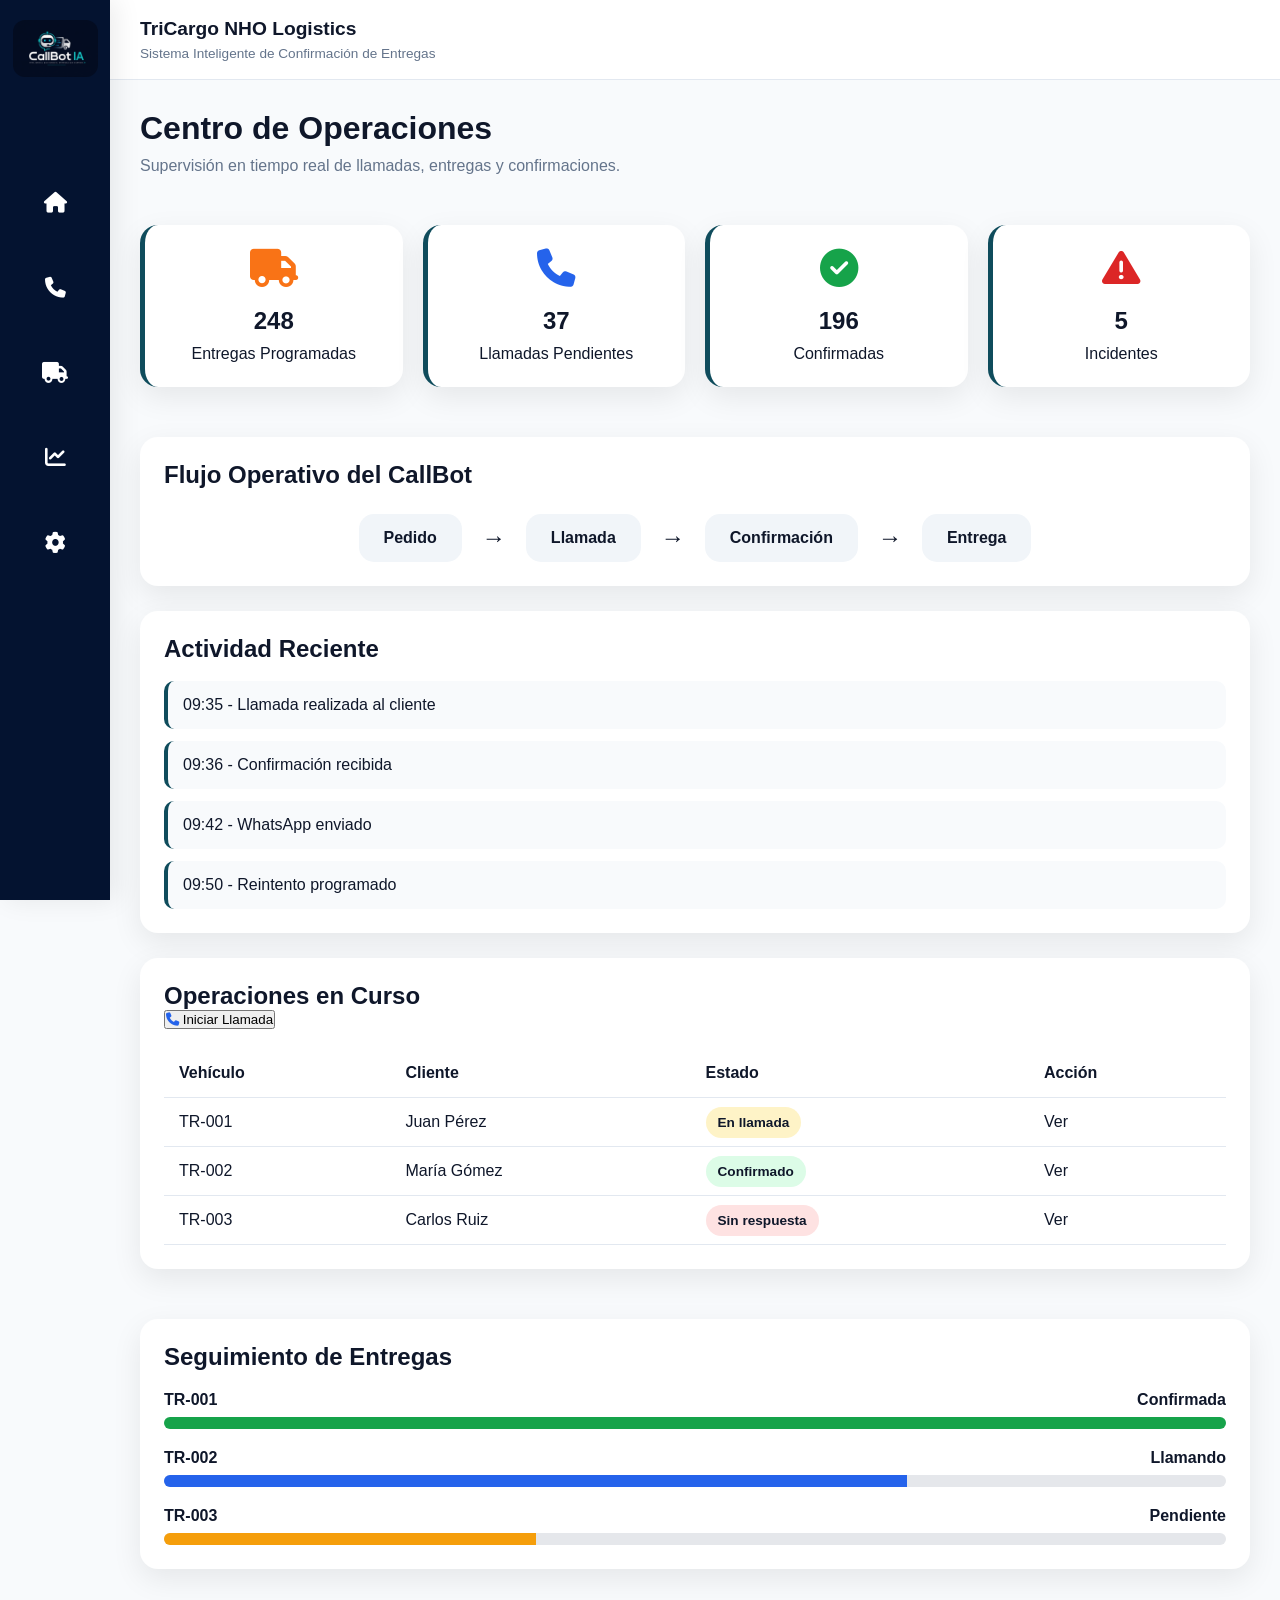
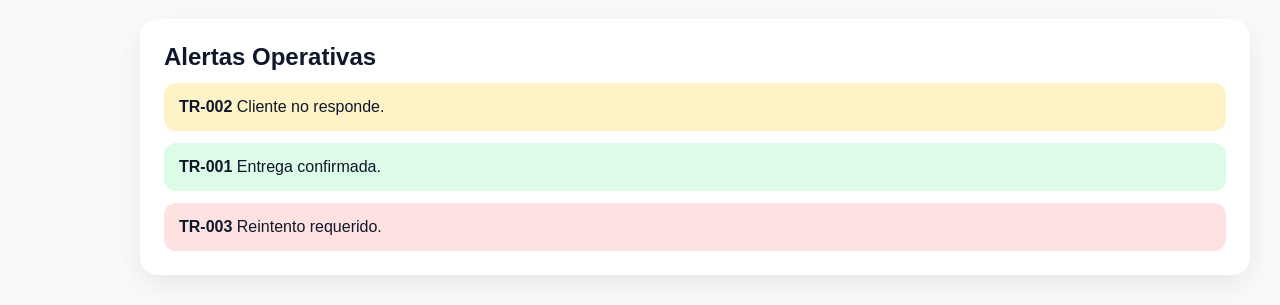
<file: Frontend/index.html>
<!DOCTYPE html>
<html lang="es">

<head>

    <meta charset="UTF-8">

    <meta name="viewport"
          content="width=device-width, initial-scale=1.0">

    <title>CallBot IA</title>

    <link rel="stylesheet" href="css/reset.css">
    <link rel="stylesheet" href="css/variables.css">
    <link rel="stylesheet" href="css/layout.css">
    <link rel="stylesheet" href="css/components.css">
    <link rel="stylesheet" href="css/responsive.css">
    <link rel="stylesheet" href="https://cdnjs.cloudflare.com/ajax/libs/font-awesome/6.7.2/css/all.min.css">

</head>

<body>

<div class="app">

    <aside class="sidebar">

    <div class="logo">

        <img
        src="assets/logos/Logo.png"
        alt="CallBot IA"
        class="logo-img">

    </div>

    <nav class="menu">

        <a href="#" title="Inicio">
            <i class="fa-solid fa-house"></i>
        </a>

        <a href="pages/llamadas.html" title="Llamadas">
            <i class="fa-solid fa-phone"></i>
        </a>

        <a href="#" title="Transportes">
            <i class="fa-solid fa-truck"></i>
        </a>

        <a href="#" title="Analítica">
            <i class="fa-solid fa-chart-line"></i>
        </a>

        <a href="#" title="Configuración">
            <i class="fa-solid fa-gear"></i>
        </a>

    </nav>

</aside>

    <main class="main">

        <header class="navbar">

            <div class="navbar-company">

                <h2>TriCargo NHO Logistics</h2>

                    <span>
                        Sistema Inteligente de Confirmación de Entregas
                  </span>

            </div>

        </header>

        <section class="content">

    <div class="operations-header">

        <div>
            <h1>Centro de Operaciones</h1>

            <p>
                Supervisión en tiempo real de llamadas,
                entregas y confirmaciones.
            </p>
        </div>

    </div>

    <div class="operations-grid">

        <div class="card operation-card">

            <i class="fa-solid fa-truck"></i>

            <h2>248</h2>

            <p>Entregas Programadas</p>

        </div>

        <div class="card operation-card">

            <i class="fa-solid fa-phone"></i>

            <h2>37</h2>

            <p>Llamadas Pendientes</p>

        </div>

        <div class="card operation-card">

            <i class="fa-solid fa-circle-check"></i>

            <h2>196</h2>

            <p>Confirmadas</p>

        </div>

        <div class="card operation-card">

            <i class="fa-solid fa-triangle-exclamation"></i>

            <h2>5</h2>

            <p>Incidentes</p>

        </div>

    </div>

    <div class="card flow-card">

        <h2>Flujo Operativo del CallBot</h2>

        <div class="workflow">

            <div class="step">
                Pedido
            </div>

            <div class="arrow">→</div>

            <div class="step">
                Llamada
            </div>

            <div class="arrow">→</div>

            <div class="step">
                Confirmación
            </div>

            <div class="arrow">→</div>

            <div class="step">
                Entrega
            </div>

        </div>

    </div>

    <div class="card">

        <h2>Actividad Reciente</h2>

        <br>

        <div class="timeline">

            <div class="event">
                09:35 - Llamada realizada al cliente
            </div>

            <div class="event">
                09:36 - Confirmación recibida
            </div>

            <div class="event">
                09:42 - WhatsApp enviado
            </div>

            <div class="event">
                09:50 - Reintento programado
            </div>

        </div>

    </div>

    <div class="card">

    <h2>Operaciones en Curso</h2>
    
    <button id="btnLlamar" class="btn-primary">
    <i class="fa-solid fa-phone"></i> Iniciar Llamada
</button>

    <table class="operations-table">

        <thead>

            <tr>

                <th>Vehículo</th>

                <th>Cliente</th>

                <th>Estado</th>

                <th>Acción</th>

            </tr>

        </thead>

        <tbody>

            <tr>

                <td>TR-001</td>

                <td>Juan Pérez</td>

                <td>
                    <span class="status pending">
                        En llamada
                    </span>
                </td>

                <td>
                    Ver
                </td>

            </tr>

            <tr>

                <td>TR-002</td>

                <td>María Gómez</td>

                <td>
                    <span class="status success">
                        Confirmado
                    </span>
                </td>

                <td>
                    Ver
                </td>

            </tr>

            <tr>

                <td>TR-003</td>

                <td>Carlos Ruiz</td>

                <td>
                    <span class="status danger">
                        Sin respuesta
                    </span>
                </td>

                <td>
                    Ver
                </td>

            </tr>

        </tbody>

    </table>

</div>
<div class="card tracking-card">

    <h2>Seguimiento de Entregas</h2>

    <div class="tracking-list">

        <div class="tracking-item">

            <div class="tracking-header">

                <span>TR-001</span>

                <span>Confirmada</span>

            </div>

            <div class="progress-bar">

                <div class="progress completed"></div>

            </div>

        </div>

        <div class="tracking-item">

            <div class="tracking-header">

                <span>TR-002</span>

                <span>Llamando</span>

            </div>

            <div class="progress-bar">

                <div class="progress calling"></div>

            </div>

        </div>

        <div class="tracking-item">

            <div class="tracking-header">

                <span>TR-003</span>

                <span>Pendiente</span>

            </div>

            <div class="progress-bar">

                <div class="progress pending-progress"></div>

            </div>

        </div>

    </div>

</div>

<div class="card alerts-card">

    <h2>Alertas Operativas</h2>

    <div class="alert-item warning">

        <strong>TR-002</strong>

        Cliente no responde.

    </div>

    <div class="alert-item success">

        <strong>TR-001</strong>

        Entrega confirmada.

    </div>

    <div class="alert-item danger">

        <strong>TR-003</strong>

        Reintento requerido.

    </div>

</div>

</section>

    </main>

</div>

<script src="js/app.js" type="module"></script>

</body>
</html>
</file>
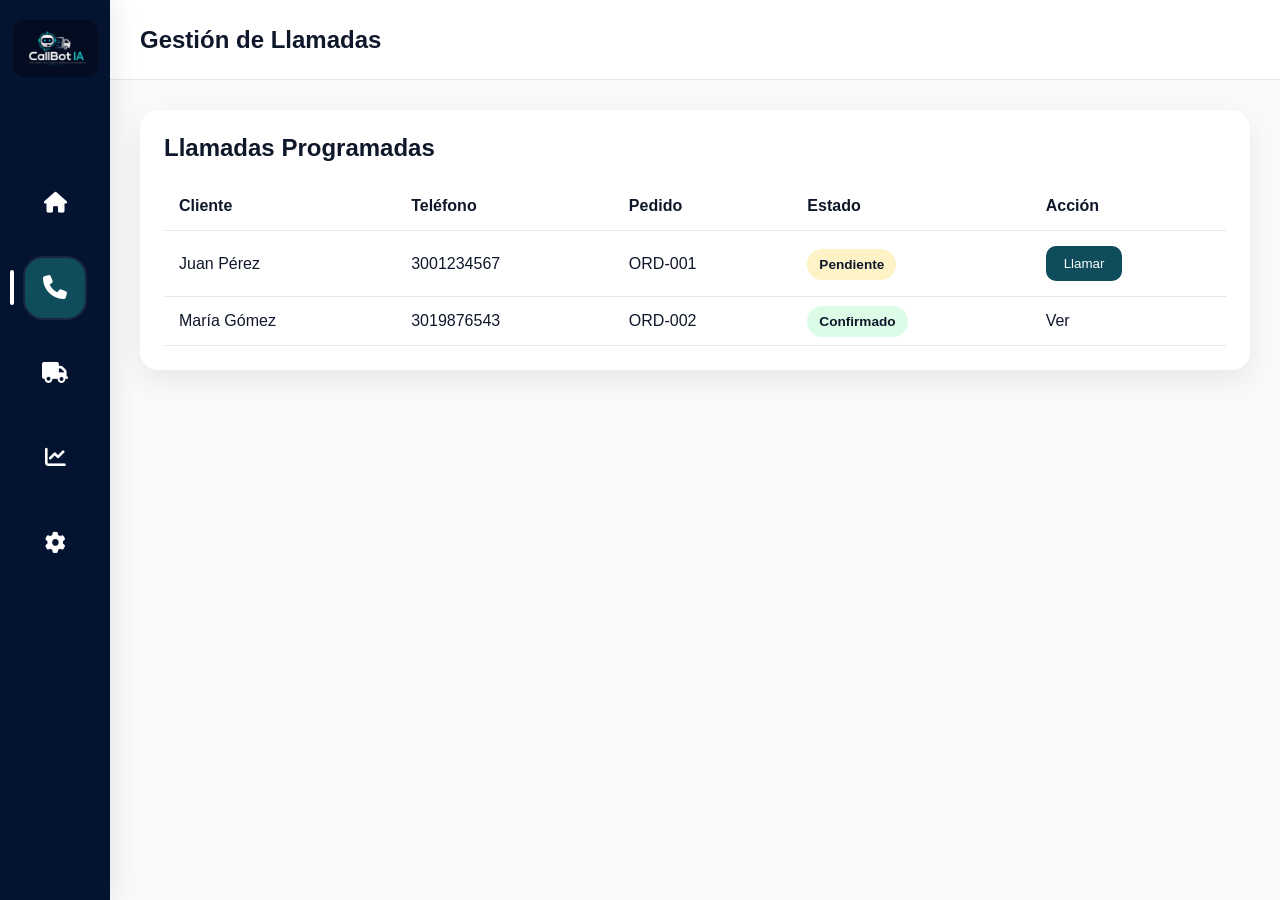
<file: Frontend/pages/llamadas.html>
<!DOCTYPE html>
<html lang="es">

<head>

    <meta charset="UTF-8">

    <meta name="viewport"
          content="width=device-width, initial-scale=1.0">

    <title>Gestión de Llamadas</title>

    <link rel="stylesheet" href="../css/reset.css">
    <link rel="stylesheet" href="../css/variables.css">
    <link rel="stylesheet" href="../css/layout.css">
    <link rel="stylesheet" href="../css/components.css">
    <link rel="stylesheet" href="../css/responsive.css">
    <link rel="stylesheet" href="https://cdnjs.cloudflare.com/ajax/libs/font-awesome/6.7.2/css/all.min.css">

</head>

<body>

<div class="app">

    <aside class="sidebar">

        <div class="logo">

            <img
                src="../assets/logos/Logo.png"
                class="logo-img"
            >

        </div>

        <nav class="menu">

        <a href="../index.html" title="Inicio">
            <i class="fa-solid fa-house"></i>
        </a>

        <a href="pages/llamadas.html" class="active">
            <i class="fa-solid fa-phone"></i>
        </a>

        <a href="#" title="Transportes">
            <i class="fa-solid fa-truck"></i>
        </a>

        <a href="#" title="Analítica">
            <i class="fa-solid fa-chart-line"></i>
        </a>

        <a href="#" title="Configuración">
            <i class="fa-solid fa-gear"></i>
        </a>

    </nav>


    </aside>

    <main class="main">

        <header class="navbar">

            <h2>Gestión de Llamadas</h2>

        </header>

        <section class="content">

            <div class="card">

                <h2>Llamadas Programadas</h2>

                <table class="operations-table">

                    <thead>

                        <tr>

                            <th>Cliente</th>

                            <th>Teléfono</th>

                            <th>Pedido</th>

                            <th>Estado</th>

                            <th>Acción</th>

                        </tr>

                    </thead>

                    <tbody>

                        <tr>

                            <td>Juan Pérez</td>

                            <td>3001234567</td>

                            <td>ORD-001</td>

                            <td>

                                <span class="status pending">
                                    Pendiente
                                </span>

                            </td>

                            <td>

                                <button class="call-btn">
                                    Llamar
                                </button>

                            </td>

                        </tr>

                        <tr>

                            <td>María Gómez</td>

                            <td>3019876543</td>

                            <td>ORD-002</td>

                            <td>

                                <span class="status success">
                                    Confirmado
                                </span>

                            </td>

                            <td>

                                Ver

                            </td>

                        </tr>

                    </tbody>

                </table>

            </div>

        </section>

    </main>

</div>

</body>

</html>
</file>
<file: Frontend/css/variables.css>
:root{

    --primary:#2563eb;
    --primary-hover:#1d4ed8;

    --sidebar:#0f172a;

    --background:#f8fafc;

    --card:#ffffff;

    --success:#22c55e;
    --warning:#f59e0b;
    --danger:#ef4444;

    --text:#0f172a;
    --text-light:#64748b;

    --border:#e2e8f0;

    --shadow:
    0 10px 30px rgba(0,0,0,.08);

    --radius:18px;
}
</file>
<file: Frontend/css/layout.css>
.app{

    display:flex;

    min-height:100vh;
}

.sidebar{

    position:fixed;

    left:0;
    top:0;

    width:110px;
    height:100vh;

    background:#041330;

    display:flex;

    flex-direction:column;

    align-items:center;

    z-index:1000;
}

.logo{

    font-size:1.5rem;

    font-weight:700;
}

.menu{

    display:flex;

    flex-direction:column;

    gap:12px;
}

.menu a{

    padding:14px;

    border-radius:12px;

    transition:.3s;
}

.menu a:hover{

    background:rgba(255,255,255,.1);
}

.main{

    flex:1;

    display:flex;

    flex-direction:column;
}
.main{

    margin-left:110px;

    flex:1;
}

.navbar{

    height:80px;

    background:white;

    border-bottom:1px solid var(--border);

    display:flex;

    justify-content:space-between;

    align-items:center;

    padding:0 30px;
}

.content{

    padding:30px;

    display:flex;

    flex-direction:column;

    gap:25px;
}
</file>
<file: Frontend/css/components.css>
.card{

    background:white;

    border-radius:var(--radius);

    padding:24px;

    box-shadow:var(--shadow);
}
.kpi-grid{

    display:grid;

    grid-template-columns:
    repeat(4,1fr);

    gap:20px;

    margin-bottom:30px;
}

.kpi-card{

    text-align:center;
}

.kpi-card h3{

    font-size:2rem;

    color:var(--primary);

    margin-bottom:10px;
}

.kpi-card p{

    color:var(--text-light);
}
.dashboard-grid{

    display:grid;

    grid-template-columns:
    2fr 1fr;

    gap:20px;
}
.operations-header{

    margin-bottom:25px;
}

.operations-header h1{

    font-size:2rem;
    margin-bottom:10px;
}

.operations-header p{

    color:#64748b;
}
.operations-grid{

    display:grid;

    grid-template-columns:
    repeat(4,1fr);

    gap:20px;
}
.operation-card{

    text-align:center;

    border-left:5px solid #0f4c5c;
}
.operation-card span{

    font-size:2rem;

    display:block;

    margin-bottom:15px;
}
.operation-card h2{

    margin-bottom:10px;
}
.flow-card{

    margin-top:25px;
}
.workflow{

    display:flex;

    justify-content:center;

    align-items:center;

    gap:20px;

    margin-top:25px;

    flex-wrap:wrap;
}
.step{

    padding:15px 25px;

    background:#f1f5f9;

    border-radius:15px;

    font-weight:600;
}
.arrow{

    font-size:1.5rem;
}
.timeline{

    display:flex;

    flex-direction:column;

    gap:12px;
}
.event{

    padding:15px;

    border-left:4px solid #0f4c5c;

    background:#f8fafc;

    border-radius:10px;
}
.menu a{

    width:55px;

    height:55px;

    display:flex;

    justify-content:center;

    align-items:center;

    font-size:1.4rem;

    border-radius:15px;

    transition:.3s;
}
.menu a:hover{

    background:rgba(255,255,255,.12);

    transform:translateY(-2px);
}
.operations-table{

    width:100%;

    border-collapse:collapse;

    margin-top:20px;
}
.operations-table th{

    text-align:left;

    padding:15px;

    border-bottom:1px solid #e2e8f0;
}
.operations-table td{

    padding:15px;

    border-bottom:1px solid #e2e8f0;
}
.status{

    padding:8px 12px;

    border-radius:20px;

    font-size:.85rem;

    font-weight:600;
}
.success{

    background:#dcfce7;
}

.pending{

    background:#fef3c7;
}
.danger{

    background:#fee2e2;
}
.logo{

    margin-bottom:50px;

    padding-top:20px;
}
.logo-img{

    width:85px;

    border-radius:12px;
}
.tracking-card{

    margin-top:25px;
}
.tracking-list{

    display:flex;

    flex-direction:column;

    gap:20px;

    margin-top:20px;
}
.tracking-item{

    display:flex;

    flex-direction:column;

    gap:8px;
}
.tracking-header{

    display:flex;

    justify-content:space-between;

    font-weight:600;
}
.progress-bar{

    height:12px;

    background:#e5e7eb;

    border-radius:999px;

    overflow:hidden;
}
.progress{

    height:100%;
}
.completed{

    width:100%;

    background:#16a34a;
}
.calling{

    width:70%;

    background:#2563eb;
}
.pending-progress{

    width:35%;

    background:#f59e0b;
}
.alerts-card{

    margin-top:25px;
}
.alert-item{

    padding:15px;

    border-radius:12px;

    margin-top:12px;
}
.alert-item.success{

    background:#dcfce7;
}
.alert-item.warning{

    background:#fef3c7;
}

.alert-item.danger{

    background:#fee2e2;
}
.call-btn{

    background:#0f4c5c;

    color:white;

    border:none;

    padding:10px 18px;

    border-radius:10px;

    cursor:pointer;

    transition:.3s;
}
.call-btn:hover{

    transform:translateY(-2px);

    opacity:.9;
}
.menu i{

    font-size:1.3rem;

    transition:.3s;
}
.menu a:hover i{

    transform:scale(1.15);
}
.operation-card i{

    font-size:2rem;

    margin-bottom:15px;

    color:#0f4c5c;
}
.fa-circle-check{

    color:#16a34a !important;
}
.fa-triangle-exclamation{

    color:#dc2626 !important;
}
.fa-phone{

    color:#2563eb;
}
.fa-truck{

    color:#ea580c;
}
.operation-card:hover{

    transform:translateY(-6px);

    transition:.3s;

    box-shadow:0 15px 30px rgba(0,0,0,.08);
}
.operation-card .fa-phone{
    color:#2563eb;
}

.operation-card .fa-truck{
    color:#f97316;
}

.operation-card .fa-circle-check{
    color:#16a34a;
}

.operation-card .fa-triangle-exclamation{
    color:#dc2626;
}
.operation-card i{

    font-size:2.4rem;

    margin-bottom:20px;
}

.sidebar{

    width:110px;

    background:#041330;

    display:flex;

    flex-direction:column;

    align-items:center;
}
.menu{

    display:flex;

    flex-direction:column;

    gap:25px;

    margin-top:40px;
}
.menu a{

    width:60px;
    height:60px;

    border-radius:18px;

    display:flex;

    justify-content:center;
    align-items:center;

    transition:.3s;
}
.menu a:hover{

    background:#0f4c5c;

    transform:translateX(4px);
}
.menu a{

    color:#dbe4ff;

    width:60px;
    height:60px;

    display:flex;

    justify-content:center;
    align-items:center;

    border-radius:18px;

    transition:.3s;
}
.menu a:hover{

    background:#0d224f;

    color:#ffffff;

    transform:translateY(-3px);
}
.menu a.active{

    background:#1d4ed8;

    color:white;
}
.sidebar{

    box-shadow:
    6px 0 25px rgba(0,0,0,.08);
}
.navbar-company h2{

    font-size:1.2rem;

    margin-bottom:4px;
}
.navbar-company span{

    color:#64748b;

    font-size:.85rem;
}
.operation-card{

    transition:.3s;
}
.operation-card:hover{

    transform:translateY(-8px);

    box-shadow:
    0 20px 40px rgba(0,0,0,.08);
}
::-webkit-scrollbar{

    width:10px;
}
::-webkit-scrollbar-track{

    background:#e5e7eb;
}
::-webkit-scrollbar-thumb{

    background:#0f4c5c;

    border-radius:20px;
}
::-webkit-scrollbar-thumb:hover{

    background:#0b3944;
}
.sidebar .menu a i{

    color:#ffffff;

    transition:.3s;
}
.sidebar .menu a:hover i{

    color:#ffffff;
}
.menu a.active{

    background:#0f4c5c;

    position:relative;

    box-shadow:
    0 0 0 2px rgba(255,255,255,.08);
}
.menu a.active::before{

    content:"";

    position:absolute;

    left:-15px;

    width:4px;

    height:35px;

    background:white;

    border-radius:20px;
}
.menu a.active i{

    transform:scale(1.15);

    color:white;
}
</file>
<file: Frontend/css/responsive.css>
/* TABLET */

@media screen and (max-width:1024px){

    .sidebar{
        width:90px;
    }

    .kpi-grid{
        grid-template-columns:repeat(2,1fr);
    }

    .dashboard-grid{
        grid-template-columns:1fr;
    }

}

/* MOBILE */

@media screen and (max-width:768px){

    .app{
        flex-direction:column;
    }

    .sidebar{

        width:100%;

        flex-direction:column;

        align-items:center;

        padding:15px;

        gap:15px;
    }

    .logo{

        display:flex;

        justify-content:center;

        align-items:center;
    }

    .logo-img{

        width:80px;

        height:auto;

        display:block;
    }

    .menu{

        display:flex;

        flex-direction:row;

        justify-content:center;

        flex-wrap:wrap;

        gap:10px;

        width:100%;
    }

    .navbar{
        padding:15px;
    }

    .content{
        padding:15px;
    }

    .kpi-grid{
        grid-template-columns:1fr;
    }

}

/* OPERATIONS */

@media(max-width:900px){

    .operations-grid{

        grid-template-columns:
        repeat(2,1fr);
    }

}

@media(max-width:600px){

    .operations-grid{

        grid-template-columns:1fr;
    }

}
</file>
